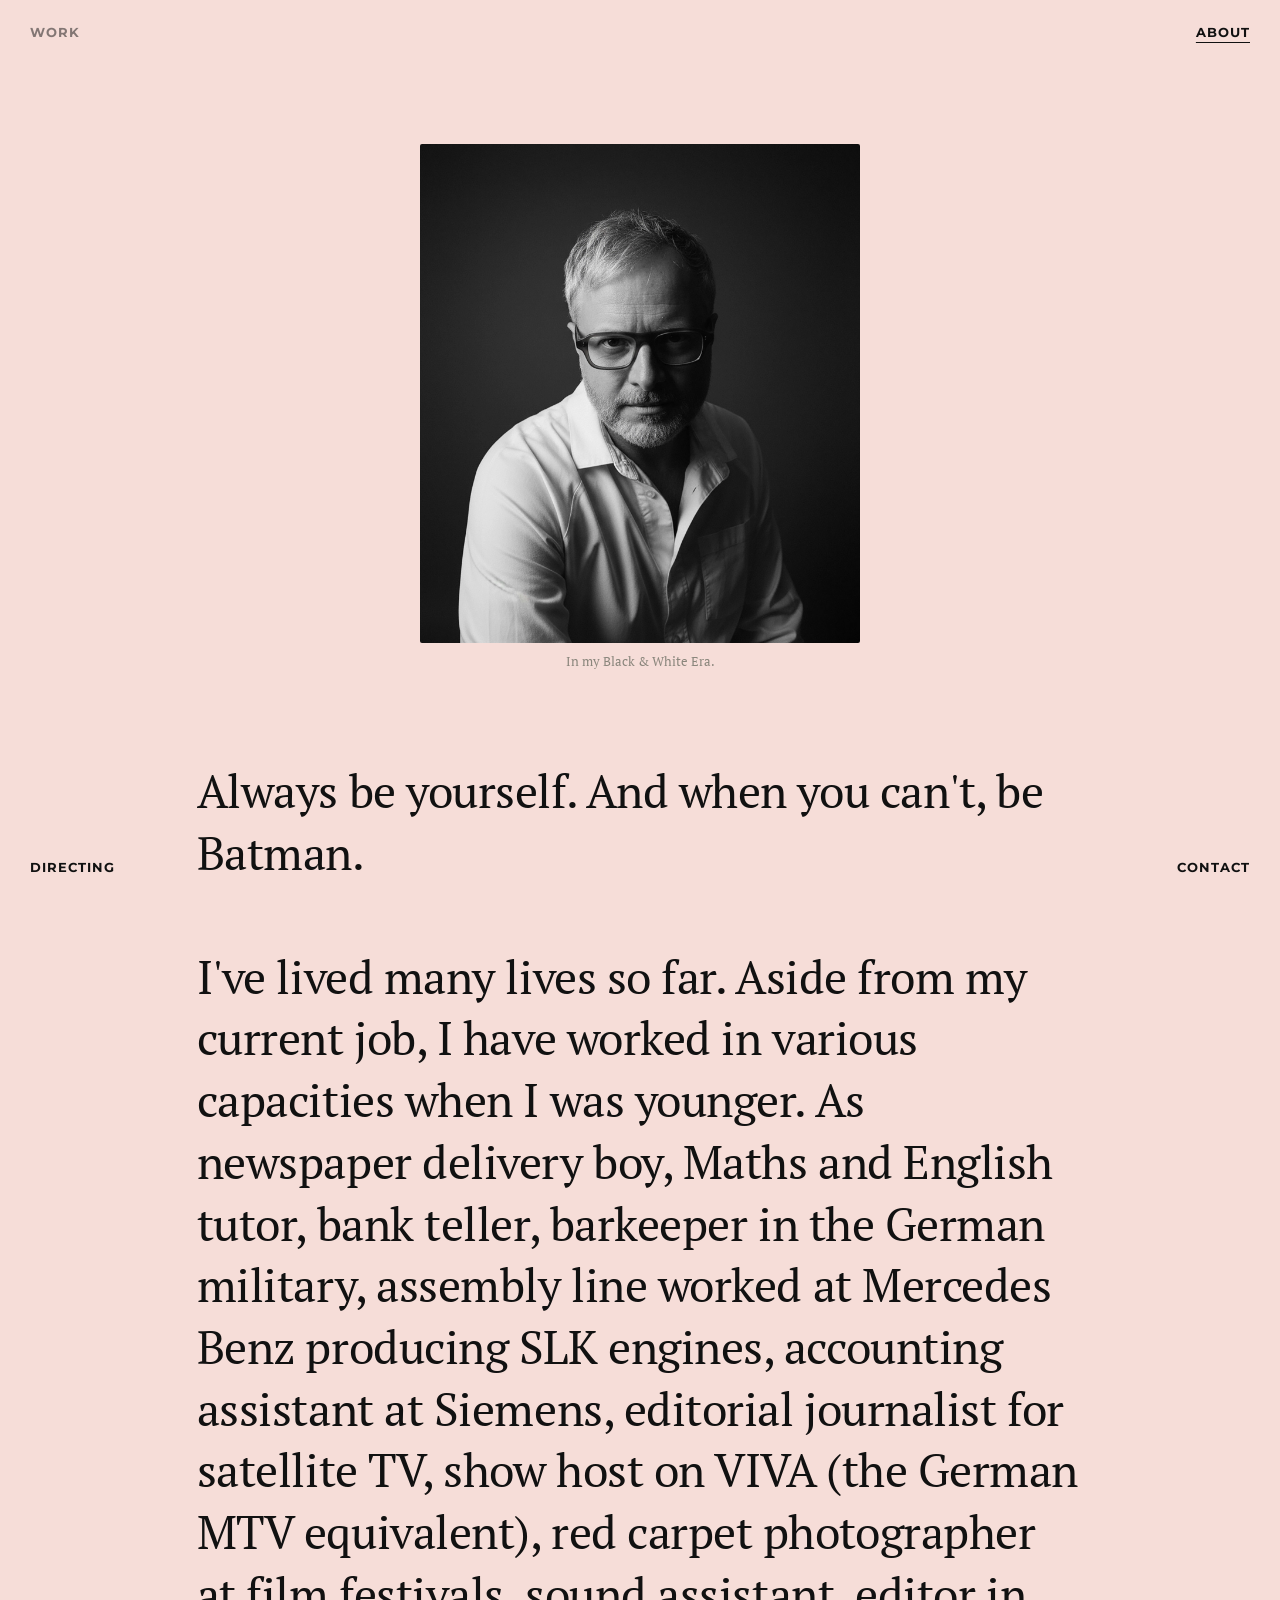
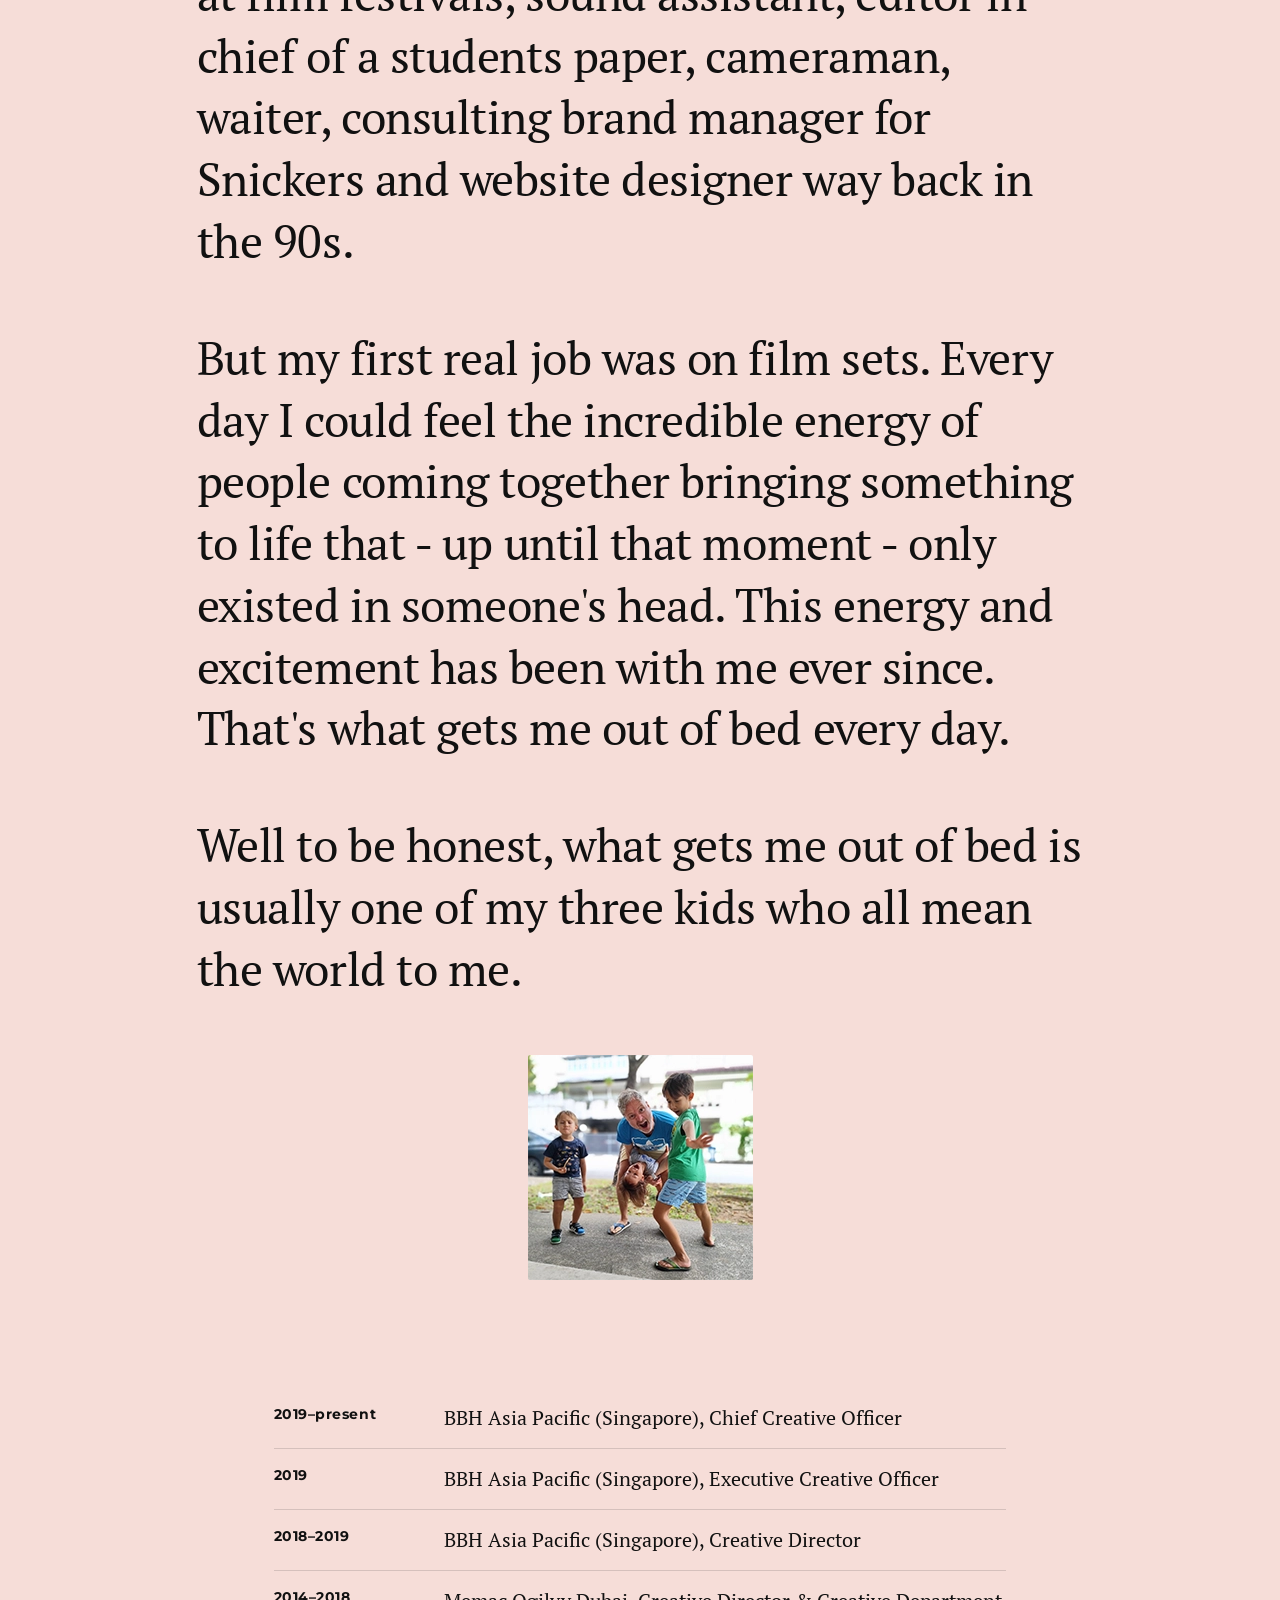
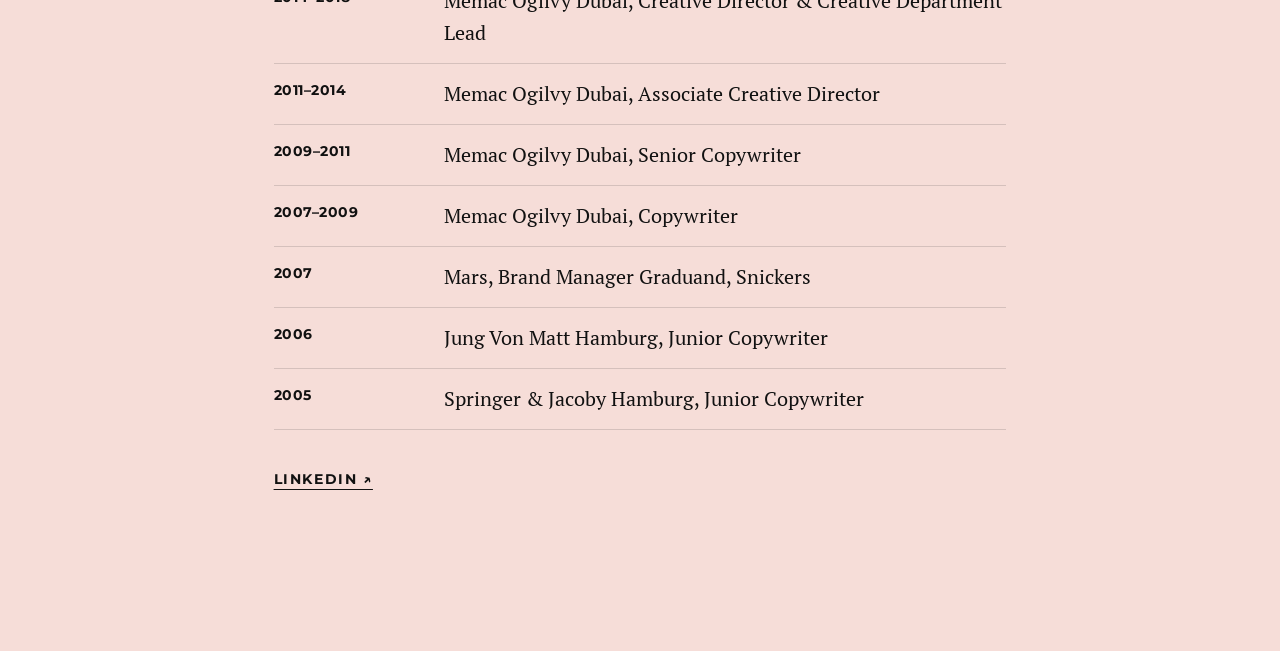
<file: about.html>
<!DOCTYPE html>
<html lang="en">
<head>
<meta charset="UTF-8" />
<meta name="viewport" content="width=device-width, initial-scale=1.0" />
<title>About — thisguyprobablycostsalot</title>
<meta name="description" content="This is the personal portfolio website of Sascha Kuntze. A creative at large. He writes, directs, produces and is the Chief Creative Officer of BBH Singapore. Get in touch for collaborations and opportunities." />
<meta property="og:title" content="About — Sascha Kuntze" />
<meta property="og:description" content="This is the personal portfolio website of Sascha Kuntze. A creative at large. He writes, directs, produces and is the Chief Creative Officer of BBH Singapore. Get in touch for collaborations and opportunities." />
<meta property="og:type" content="website" />
<link rel="icon" type="image/svg+xml" href="Favicon/favicon.svg" />
<link rel="preconnect" href="https://fonts.googleapis.com">
<link rel="preconnect" href="https://fonts.gstatic.com" crossorigin>
<link href="https://fonts.googleapis.com/css2?family=PT+Serif:ital,wght@0,400;0,700;1,400;1,700&family=Montserrat:wght@600;700&display=swap" rel="stylesheet">
<link rel="stylesheet" href="css/style.css" />
</head>
<body>

  <a href="index.html" class="corner tl">Work</a>
  <a href="about.html" class="corner tr active">About</a>
  <a href="directing.html" class="corner bl">Directing</a>
  <a href="contact.html" class="corner br">Contact</a>

  <main class="page">
    <div class="portrait"><img src="Final_people%20images/Sascha_serious.webp" alt=""></div>
    <p class="sub">In my Black &amp; White Era.</p>

    <div class="prose">
      <p>Always be yourself. And when you can't, be Batman.<br><br>I've lived many lives so far. Aside from my current job, I have worked in various capacities when I was younger. As newspaper delivery boy, Maths and English tutor, bank teller, barkeeper in the German military, assembly line worked at Mercedes Benz producing SLK engines, accounting assistant at Siemens, editorial journalist for satellite TV, show host on VIVA (the German MTV equivalent), red carpet photographer at film festivals, sound assistant, editor in chief of a students paper, cameraman, waiter, consulting brand manager for Snickers and website designer way back in the 90s.</p>

      <p>But my first real job was on film sets. Every day I could feel the incredible energy of people coming together bringing something to life that - up until that moment - only existed in someone's head. This energy and excitement has been with me ever since.<br>That's what gets me out of bed every day.</p>

      <p>Well to be honest, what gets me out of bed is usually one of my three kids who all mean the world to me.</p>
    </div>

    <div class="family-img"><img src="Final_people%20images/Sascha_family.webp" alt=""></div>

    <!-- Mini CV -->
    <div class="cv">
      <div class="cv-list">
        <div class="cv-row"><span class="yr">2019–present</span><span>BBH Asia Pacific (Singapore), Chief Creative Officer</span></div>
        <div class="cv-row"><span class="yr">2019</span><span>BBH Asia Pacific (Singapore), Executive Creative Officer</span></div>
        <div class="cv-row"><span class="yr">2018–2019</span><span>BBH Asia Pacific (Singapore), Creative Director</span></div>
        <div class="cv-row"><span class="yr">2014–2018</span><span>Memac Ogilvy Dubai, Creative Director &amp; Creative Department Lead</span></div>
        <div class="cv-row"><span class="yr">2011–2014</span><span>Memac Ogilvy Dubai, Associate Creative Director</span></div>
        <div class="cv-row"><span class="yr">2009–2011</span><span>Memac Ogilvy Dubai, Senior Copywriter</span></div>
        <div class="cv-row"><span class="yr">2007–2009</span><span>Memac Ogilvy Dubai, Copywriter</span></div>
        <div class="cv-row"><span class="yr">2007</span><span>Mars, Brand Manager Graduand, Snickers</span></div>
        <div class="cv-row"><span class="yr">2006</span><span>Jung Von Matt Hamburg, Junior Copywriter</span></div>
        <div class="cv-row"><span class="yr">2005</span><span>Springer &amp; Jacoby Hamburg, Junior Copywriter</span></div>
      </div>
      <a class="linkedin" href="https://www.linkedin.com/in/saschakuntze/" target="_blank" rel="noopener">LinkedIn ↗</a>
    </div>
  </main>

  <script src="js/main.js"></script>
</body>
</html>
</file>
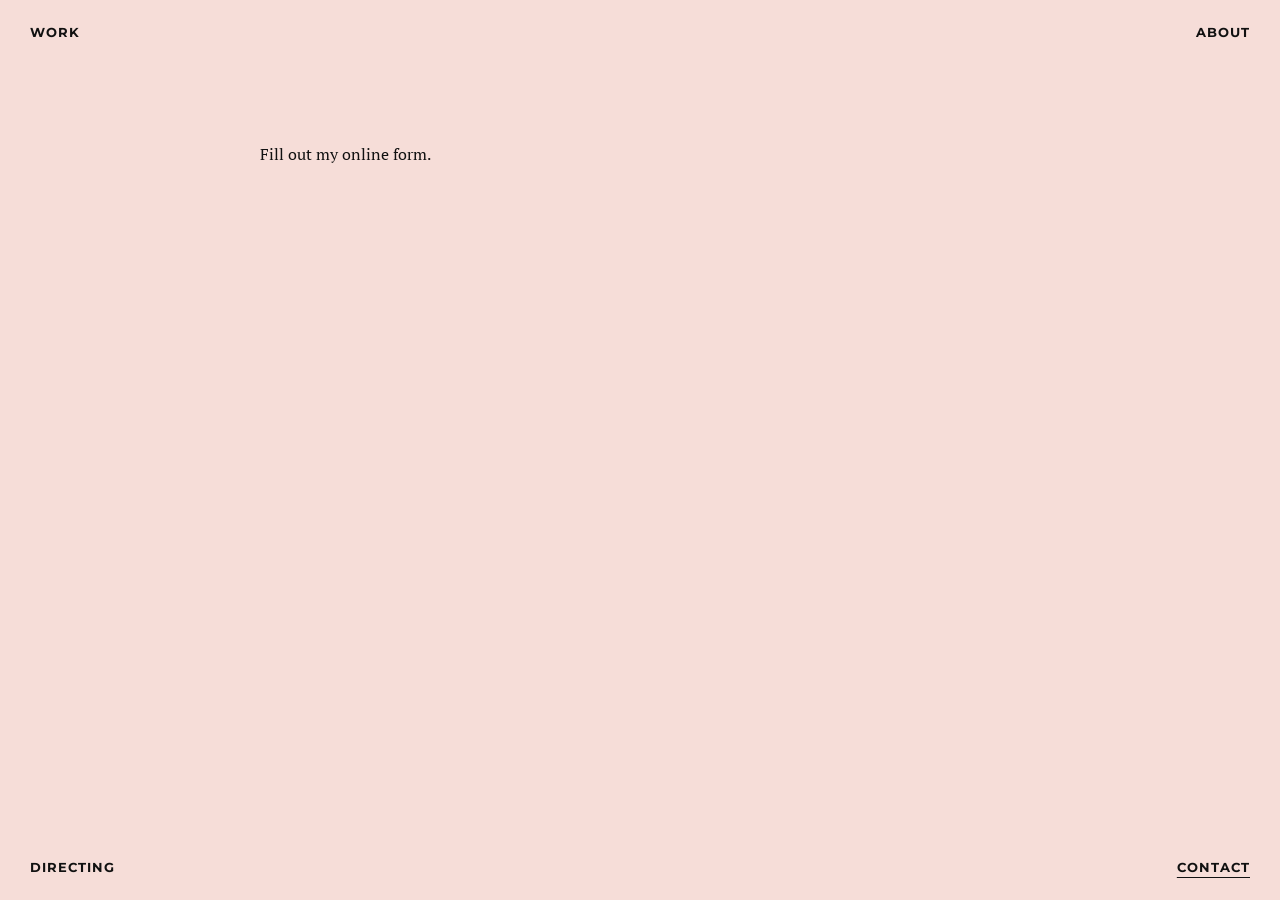
<file: contact.html>
<!DOCTYPE html>
<html lang="en">
<head>
<meta charset="UTF-8" />
<meta name="viewport" content="width=device-width, initial-scale=1.0" />
<title>Contact — thisguyprobablycostsalot</title>
<meta name="description" content="This is the personal portfolio website of Sascha Kuntze. A creative at large. He writes, directs, produces and is the Chief Creative Officer of BBH Singapore. Get in touch for collaborations and opportunities." />
<meta property="og:title" content="Contact — Sascha Kuntze" />
<meta property="og:description" content="This is the personal portfolio website of Sascha Kuntze. A creative at large. He writes, directs, produces and is the Chief Creative Officer of BBH Singapore. Get in touch for collaborations and opportunities." />
<meta property="og:type" content="website" />
<link rel="icon" type="image/svg+xml" href="Favicon/favicon.svg" />
<link rel="preconnect" href="https://fonts.googleapis.com">
<link rel="preconnect" href="https://fonts.gstatic.com" crossorigin>
<link href="https://fonts.googleapis.com/css2?family=PT+Serif:ital,wght@0,400;0,700;1,400;1,700&family=Montserrat:wght@600;700&display=swap" rel="stylesheet">
<link rel="stylesheet" href="css/style.css" />
</head>
<body>

  <a href="index.html" class="corner tl">Work</a>
  <a href="about.html" class="corner tr">About</a>
  <a href="directing.html" class="corner bl">Directing</a>
  <a href="contact.html" class="corner br active">Contact</a>

  <main class="page">
    <div class="contact-wrap">
      <!-- Wufoo embedded contact form -->
      <div id="wufoo-z10pcweo02s6j7x">
        Fill out my <a href="https://sascha182.wufoo.com/forms/z10pcweo02s6j7x">online form</a>.
      </div>
      <script type="text/javascript">
        var z10pcweo02s6j7x;
        (function(d, t) {
          var s = d.createElement(t), options = {
            'userName':'sascha182',
            'formHash':'z10pcweo02s6j7x',
            'autoResize':true,
            'height':'433',
            'async':true,
            'host':'wufoo.com',
            'header':'show',
            'ssl':true
          };
          s.src = ('https:' == d.location.protocol ? 'https://' : 'http://') + 'secure.wufoo.com/scripts/embed/form.js';
          s.onload = s.onreadystatechange = function() {
            var rs = this.readyState;
            if (rs) if (rs != 'complete') if (rs != 'loaded') return;
            try {
              z10pcweo02s6j7x = new WufooForm();
              z10pcweo02s6j7x.initialize(options);
              z10pcweo02s6j7x.display();
            } catch (e) {}
          };
          var scr = d.getElementsByTagName(t)[0], par = scr.parentNode;
          par.insertBefore(s, scr);
        })(document, 'script');
      </script>
    </div>
  </main>

  <script src="js/main.js"></script>
</body>
</html>
</file>
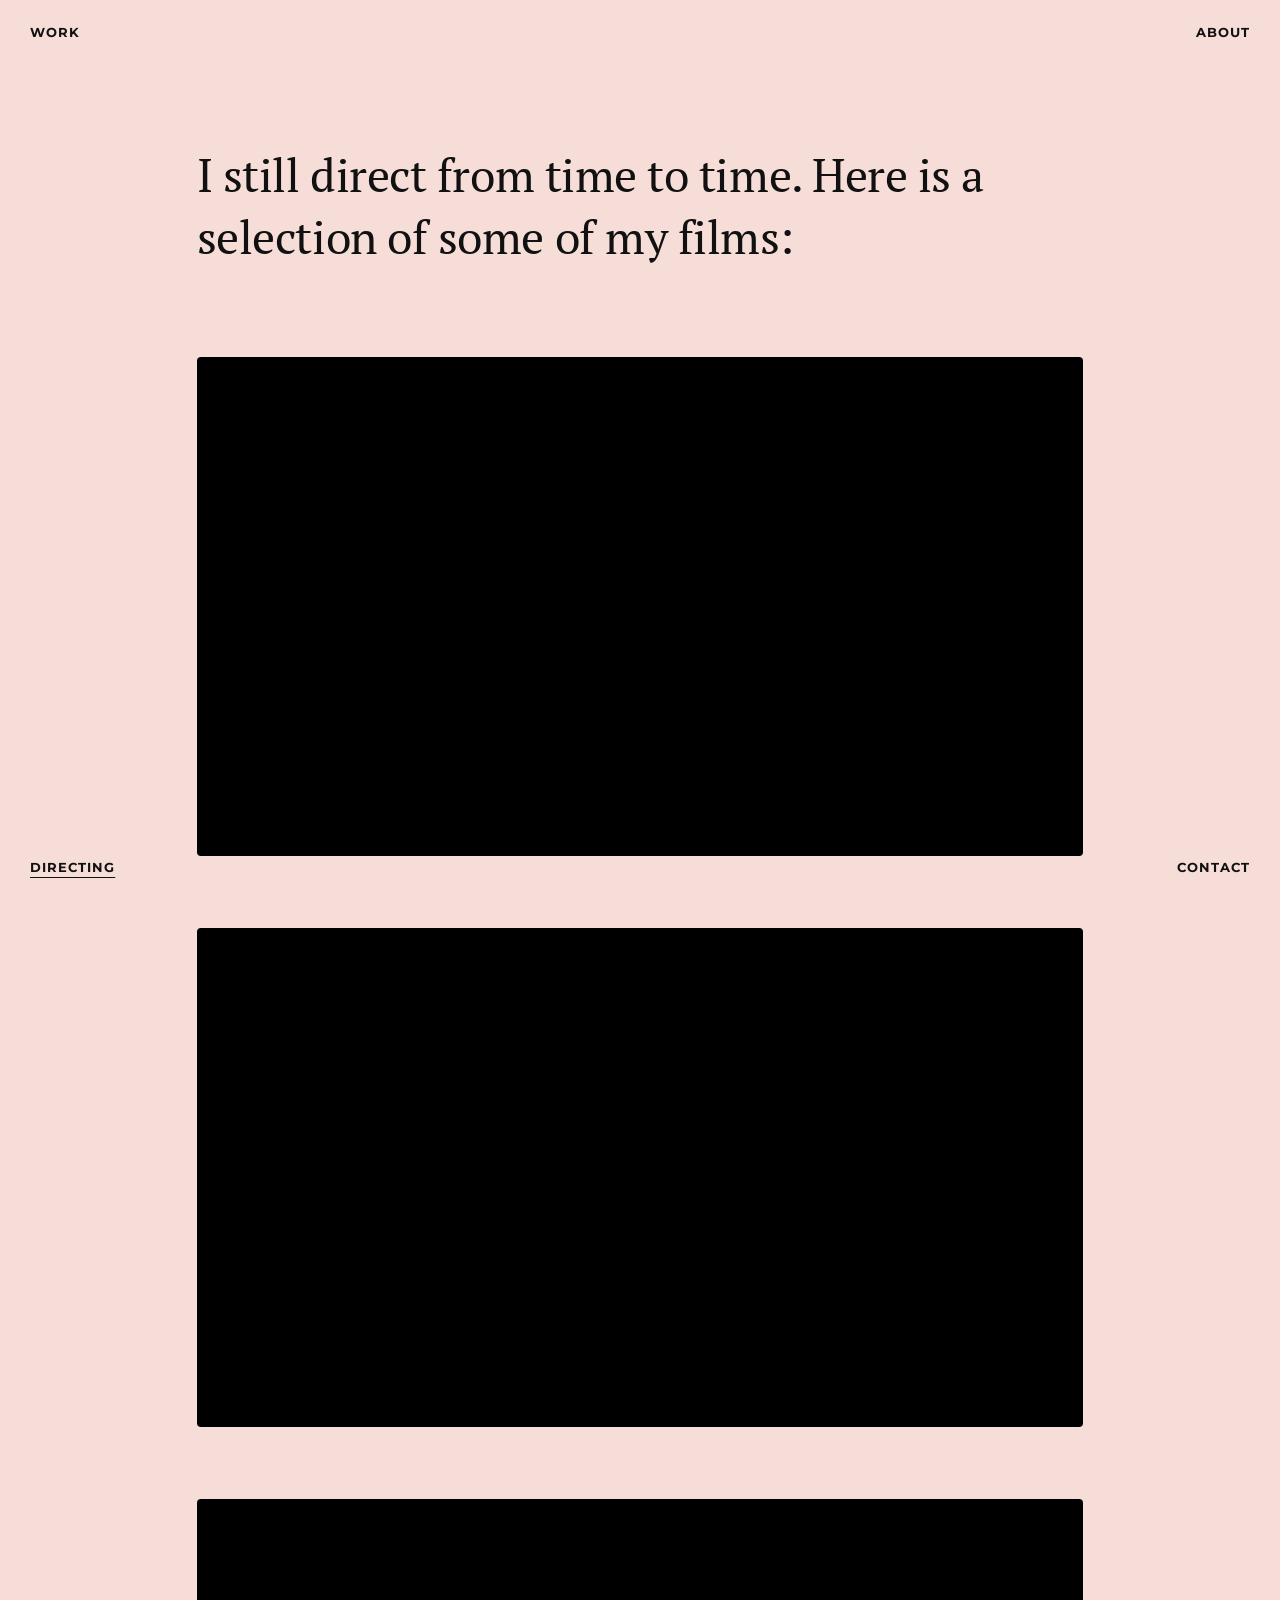
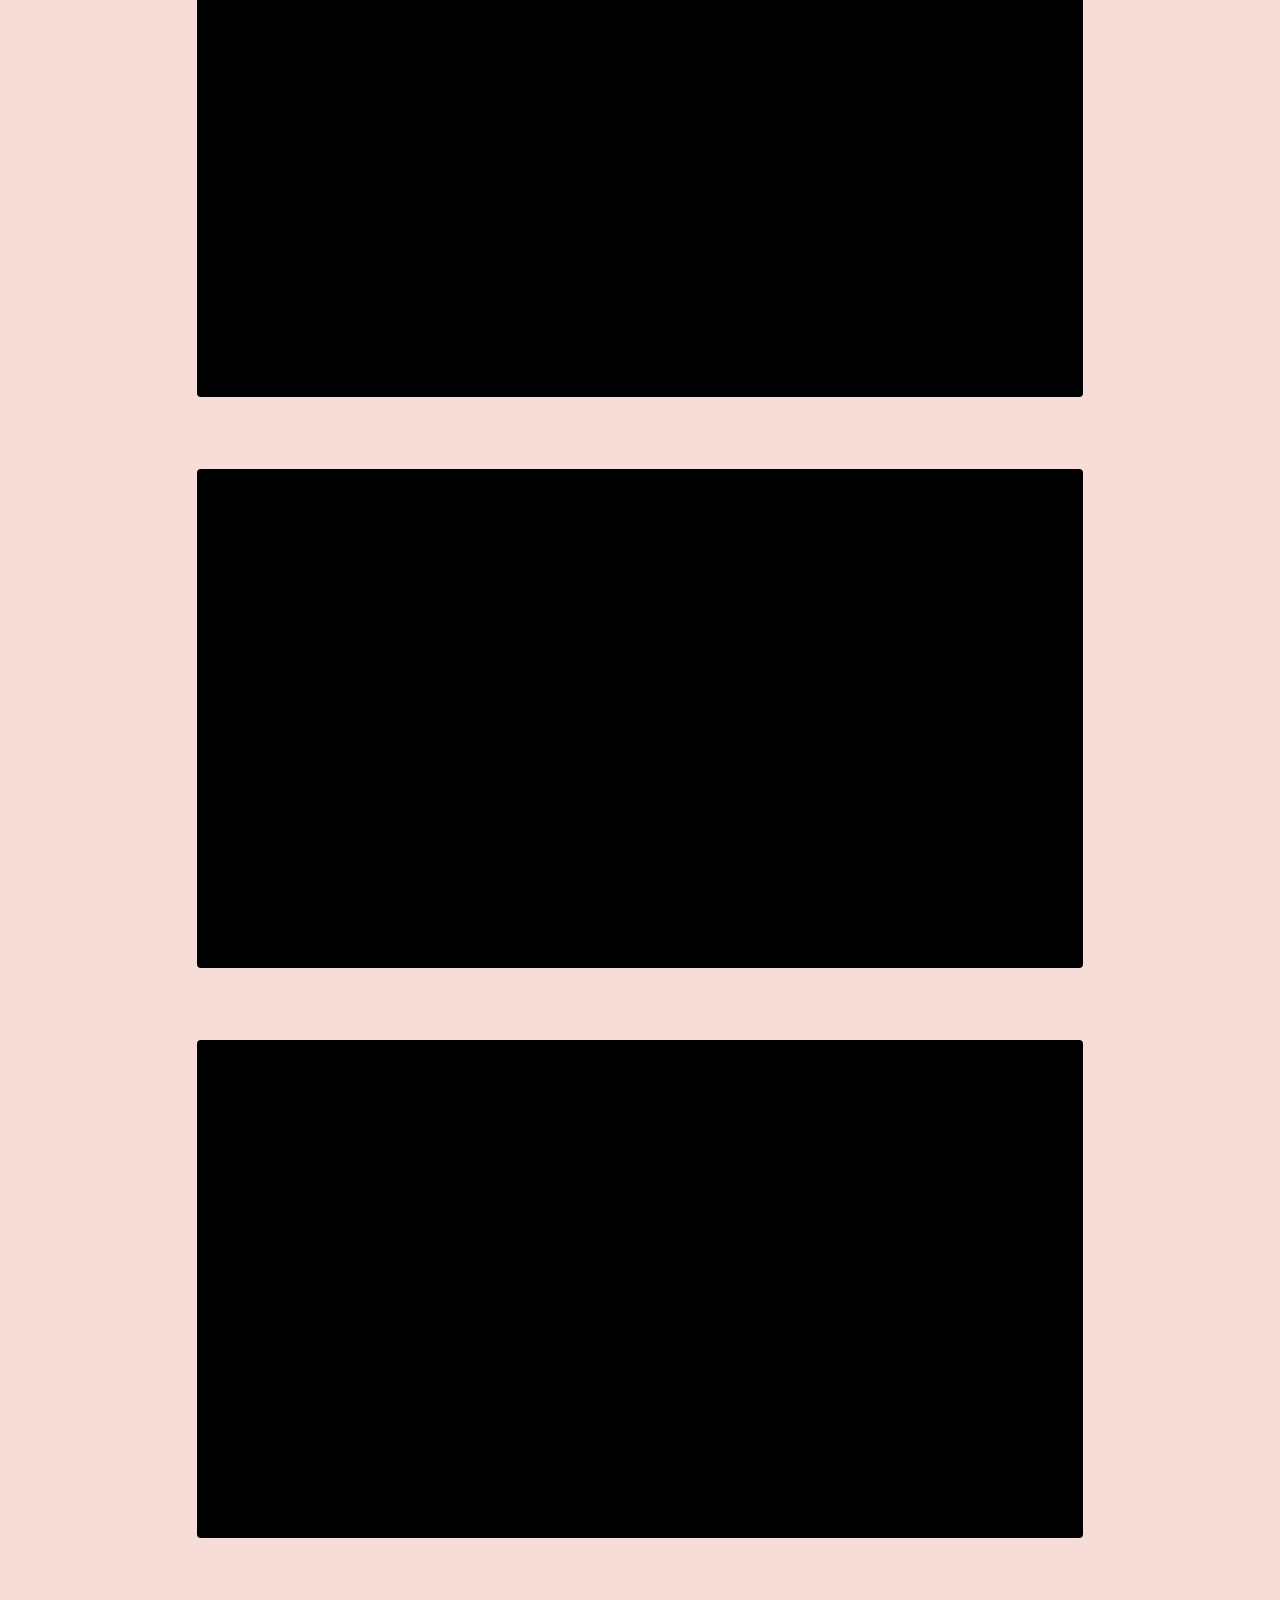
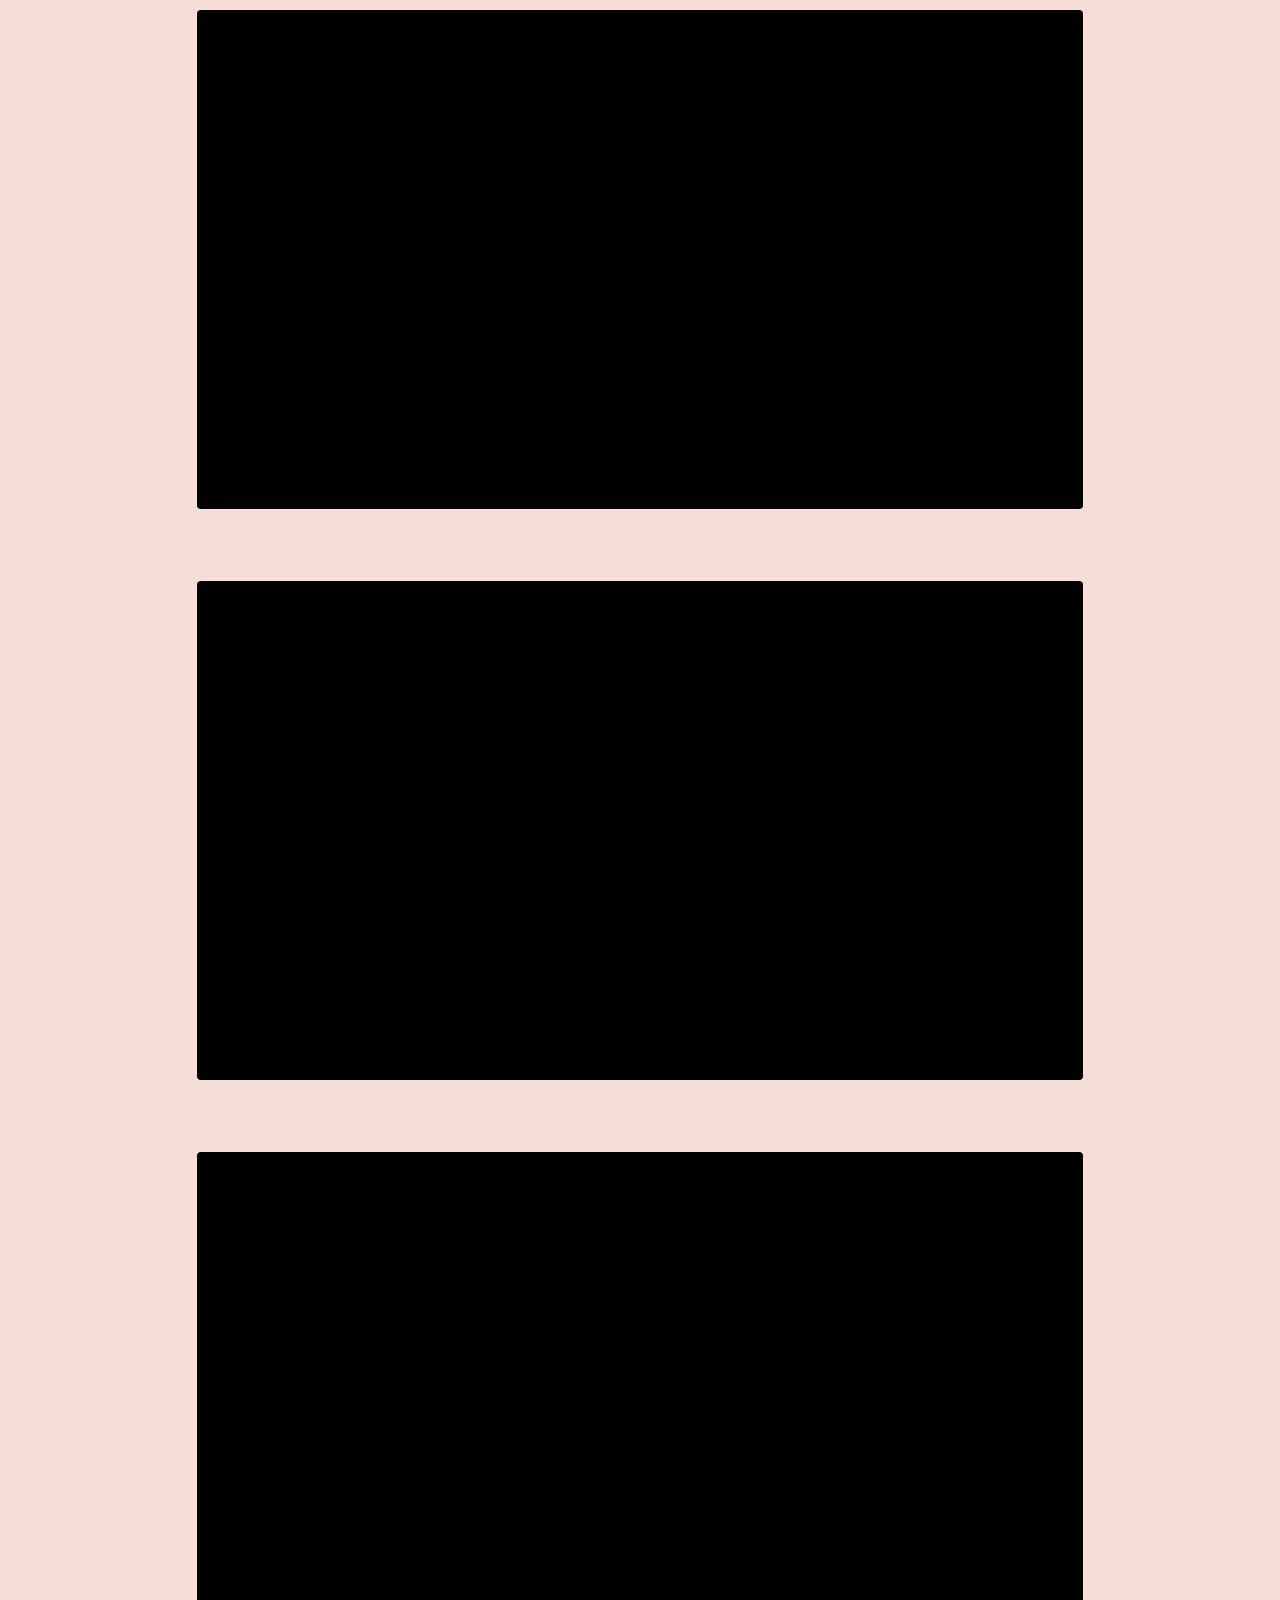
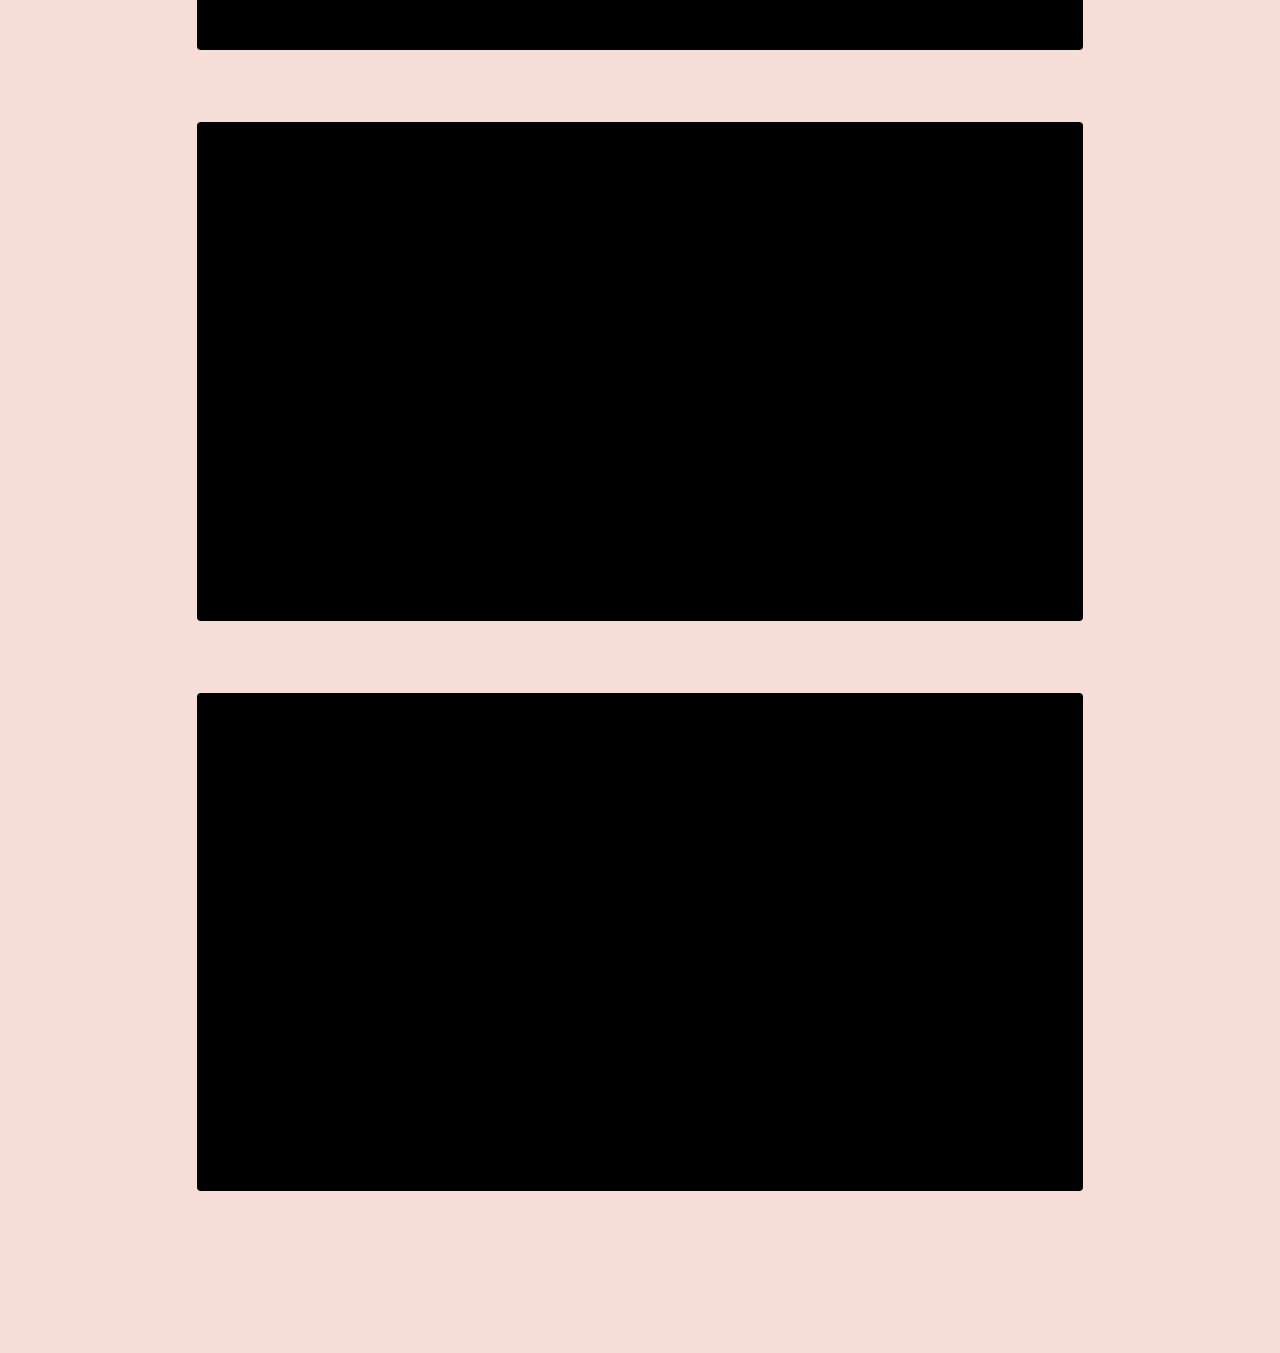
<file: directing.html>
<!DOCTYPE html>
<html lang="en">
<head>
<meta charset="UTF-8" />
<meta name="viewport" content="width=device-width, initial-scale=1.0" />
<title>Directing — thisguyprobablycostsalot</title>
<meta name="description" content="This is the personal portfolio website of Sascha Kuntze. A creative at large. He writes, directs, produces and is the Chief Creative Officer of BBH Singapore. Get in touch for collaborations and opportunities." />
<meta property="og:title" content="Directing — Sascha Kuntze" />
<meta property="og:description" content="This is the personal portfolio website of Sascha Kuntze. A creative at large. He writes, directs, produces and is the Chief Creative Officer of BBH Singapore. Get in touch for collaborations and opportunities." />
<meta property="og:type" content="website" />
<link rel="icon" type="image/svg+xml" href="Favicon/favicon.svg" />
<link rel="preconnect" href="https://fonts.googleapis.com">
<link rel="preconnect" href="https://fonts.gstatic.com" crossorigin>
<link href="https://fonts.googleapis.com/css2?family=PT+Serif:ital,wght@0,400;0,700;1,400;1,700&family=Montserrat:wght@600;700&display=swap" rel="stylesheet">
<link rel="stylesheet" href="css/style.css" />
</head>
<body>

  <a href="index.html" class="corner tl">Work</a>
  <a href="about.html" class="corner tr">About</a>
  <a href="directing.html" class="corner bl active">Directing</a>
  <a href="contact.html" class="corner br">Contact</a>

  <main class="page">
    <div class="prose">
      <p>I still direct from time to time. Here is a selection of some of my films:</p>
    </div>

    <div class="films">
      <div class="film"><iframe src="https://player.vimeo.com/video/126256494?title=0&byline=0&portrait=0" allow="fullscreen; picture-in-picture" allowfullscreen></iframe></div>
      <div class="film"><iframe src="https://www.youtube.com/embed/lOpnpb9AP0M?rel=0&modestbranding=1" allow="fullscreen; picture-in-picture" allowfullscreen></iframe></div>
      <div class="film"><iframe src="https://player.vimeo.com/video/87185642?title=0&byline=0&portrait=0" allow="fullscreen; picture-in-picture" allowfullscreen></iframe></div>
      <div class="film"><iframe src="https://player.vimeo.com/video/59134955?title=0&byline=0&portrait=0" allow="fullscreen; picture-in-picture" allowfullscreen></iframe></div>
      <div class="film"><iframe src="https://player.vimeo.com/video/59135329?title=0&byline=0&portrait=0" allow="fullscreen; picture-in-picture" allowfullscreen></iframe></div>
      <div class="film"><iframe src="https://player.vimeo.com/video/59135332?title=0&byline=0&portrait=0" allow="fullscreen; picture-in-picture" allowfullscreen></iframe></div>
      <div class="film"><iframe src="https://player.vimeo.com/video/59135331?title=0&byline=0&portrait=0" allow="fullscreen; picture-in-picture" allowfullscreen></iframe></div>
      <div class="film"><iframe src="https://player.vimeo.com/video/75961881?title=0&byline=0&portrait=0" allow="fullscreen; picture-in-picture" allowfullscreen></iframe></div>
      <div class="film"><iframe src="https://player.vimeo.com/video/59135335?title=0&byline=0&portrait=0" allow="fullscreen; picture-in-picture" allowfullscreen></iframe></div>
      <div class="film"><iframe src="https://www.youtube.com/embed/IkNlGuW-0g8?rel=0&modestbranding=1" allow="fullscreen; picture-in-picture" allowfullscreen></iframe></div>
    </div>
  </main>

  <script src="js/main.js"></script>
</body>
</html>
</file>
<file: css/style.css>
/* ============================================================
   thisguyprobablycostsalot — portfolio
   Fonts: PT Serif (all copy) · Montserrat (menu + close button)
   ============================================================ */

:root{
  --bg:#f6ddd8;          /* soft blush pink */
  --fg:#111111;
  --hover:#ffffff;
  --muted:#8a867c;
  --maxw:1040px;
}
*{margin:0;padding:0;box-sizing:border-box;}
html{scroll-behavior:smooth;}
body{
  background:var(--bg);
  color:var(--fg);
  font-family:'PT Serif',Georgia,serif;
  -webkit-font-smoothing:antialiased;
  overflow-x:hidden;
  line-height:1.35;
}
a{color:inherit;text-decoration:none;}
img{max-width:100%;display:block;}
::selection{background:#111;color:#fff;}

/* ---------- CORNER NAV (Montserrat, original size) ---------- */
.corner{
  position:fixed;z-index:500;
  font-family:'Montserrat',sans-serif;
  font-weight:700;font-size:.8rem;letter-spacing:.08em;text-transform:uppercase;
  padding:24px 30px;transition:opacity .25s;
}
.corner:hover{opacity:.5;}
.corner.active{text-decoration:underline;text-underline-offset:5px;}
.tl{top:0;left:0;} .tr{top:0;right:0;} .bl{bottom:0;left:0;} .br{bottom:0;right:0;}

/* ---------- CENTRE STAGE ---------- */
.stage{max-width:var(--maxw);margin:0 auto;padding:16vh 6vw 20vh;}

.hero-img{max-width:440px;margin:6vh auto 10px;}
.hero-img img{width:100%;border-radius:2px;}
.hero-cap{text-align:center;font-size:.82rem;color:var(--muted);line-height:1.5;margin-bottom:12vh;}

/* read-time / intro micro-line above the big copy */
.read-line{
  font-family:'Montserrat',sans-serif;font-weight:600;
  font-size:.8rem;letter-spacing:.06em;color:var(--muted);
  margin-bottom:2.2em;line-height:1.5;
}
.read-line a{text-decoration:underline;text-underline-offset:3px;color:var(--fg);}
.read-line a:hover{opacity:.55;}

/* big scrollable copy — in-between size */
.copy{font-weight:400;font-size:clamp(2.25rem,4.35vw,3.5rem);line-height:1.32;letter-spacing:-.01em;overflow-wrap:break-word;}
.copy p{margin:0 0 1.1em;}
.copy em{font-style:italic;}
.copy s{opacity:.55;}

/* ---------- CLICKABLE / HOVER WORDS ---------- */
.w{
  position:relative;display:inline;cursor:pointer;
  color:var(--fg);transition:color .2s ease;
  text-decoration:underline;text-decoration-thickness:1px;text-underline-offset:4px;
  text-decoration-color:rgba(17,17,17,.28);
}
.w:hover{color:var(--hover);text-decoration-color:transparent;}
.w .thumb{
  position:fixed;top:0;left:0;
  width:min(39vw,460px);height:auto;
  opacity:0;transform:translate(-50%,-50%) scale(.94);
  transition:opacity .3s ease,transform .45s cubic-bezier(.16,1,.3,1);
  pointer-events:none;z-index:-1;border-radius:3px;
  box-shadow:0 20px 60px rgba(0,0,0,.25);
}
.w:hover .thumb{opacity:1;transform:translate(-50%,-50%) scale(1);}

.contact-link{text-decoration:underline;text-underline-offset:4px;font-weight:700;}
.contact-link:hover{opacity:.55;}

/* ---------- K-POP REMIX video (end of copy) ---------- */
.kpop{max-width:var(--maxw);margin:12vh auto 0;padding:0 6vw;scroll-margin-top:10vh;}
.kpop .kpop-title{
  font-weight:700;font-size:clamp(1.4rem,2.6vw,2rem);line-height:1.25;
  margin-bottom:20px;letter-spacing:-.01em;
}
.kpop .kpop-frame{position:relative;width:100%;aspect-ratio:16/9;background:#000;border-radius:4px;overflow:hidden;}
.kpop .kpop-frame iframe{width:100%;height:100%;border:0;}

/* end-of-page gif on WORK */
.end-gif{width:230px;margin:0 auto 14vh;}
.end-gif img{width:230px;height:auto;display:block;}

/* ---------- LOGO GRIDS ---------- */
.logo-block{max-width:var(--maxw);margin:0 auto;padding:0 6vw;}
.logo-block.first{margin-top:6em;}
.logo-block.second{margin-top:6em;margin-bottom:12vh;}
.logo-grid{display:grid;grid-template-columns:repeat(5,1fr);gap:22px;align-items:center;}
.logo-grid img{width:100%;height:auto;transition:transform .3s;}
.logo-grid img:hover{transform:scale(1.05);}

/* ---------- VIDEO POPUP / LIGHTBOX ---------- */
.lightbox{
  position:fixed;inset:0;z-index:1000;
  background:rgba(0,0,0,.92);
  display:flex;align-items:center;justify-content:center;
  opacity:0;visibility:hidden;transition:opacity .3s;
}
.lightbox.open{opacity:1;visibility:visible;}
.lightbox .frame{position:relative;width:min(94vw,166vh);aspect-ratio:16/9;max-height:88vh;}
.lightbox .slot{position:absolute;inset:0;}
.lightbox iframe{width:100%;height:100%;border:0;border-radius:4px;background:#000;display:block;}
.lightbox .close{
  position:fixed;top:18px;right:22px;z-index:1010;
  background:none;border:none;color:#fff;cursor:pointer;
  font-family:'Montserrat',sans-serif;font-weight:700;
  font-size:1rem;letter-spacing:.15em;text-transform:uppercase;padding:8px 4px;
}
.lightbox .close:hover{opacity:.6;}

/* ---------- ABOUT / DIRECTING shared ---------- */
.page{max-width:var(--maxw);margin:0 auto;padding:16vh 6vw 18vh;}
.page .portrait{max-width:440px;margin:0 auto 10px;}
.page .portrait img{width:100%;border-radius:2px;}
.page .sub{text-align:center;font-size:.82rem;color:var(--muted);margin-bottom:10vh;}
.page .prose{font-weight:400;font-size:clamp(1.9rem,3.6vw,2.9rem);line-height:1.34;letter-spacing:-.01em;}
.page .prose p{margin:0 0 1.2em;}

/* family photo — locked to native 225px, never upscaled */
.family-img{width:225px;max-width:60vw;margin:6vh auto 0;}
.family-img img{width:100%;height:auto;border-radius:2px;}

/* mini CV */
.cv{max-width:var(--maxw);margin:12vh auto 0;padding:0 6vw;}
.cv .cv-list{font-size:clamp(1rem,1.8vw,1.25rem);line-height:1.6;}
.cv .cv-row{padding:14px 0;border-bottom:1px solid rgba(17,17,17,.14);display:grid;grid-template-columns:150px 1fr;gap:20px;}
.cv .cv-row .yr{font-family:'Montserrat',sans-serif;font-weight:700;font-size:.85rem;letter-spacing:.04em;padding-top:2px;}
.cv .linkedin{display:inline-block;margin-top:40px;font-family:'Montserrat',sans-serif;font-weight:700;
  font-size:.85rem;letter-spacing:.12em;text-transform:uppercase;text-decoration:underline;text-underline-offset:5px;}
.cv .linkedin:hover{opacity:.55;}

/* directing videos */
.films{display:flex;flex-direction:column;gap:8vh;margin-top:10vh;}
.film{position:relative;width:100%;aspect-ratio:16/9;background:#000;border-radius:4px;overflow:hidden;}
.film iframe{width:100%;height:100%;border:0;}

/* ---------- CONTACT ---------- */
.contact-wrap{max-width:760px;margin:0 auto;}

/* ---------- MOBILE ---------- */
@media (max-width:760px){
  .corner{font-size:.62rem;letter-spacing:.06em;padding:14px 16px;background:var(--bg);}
  .stage{padding:12vh 7vw 16vh;}
  .copy{font-size:clamp(1.6rem,6.4vw,2.2rem);line-height:1.4;}
  .read-line{font-size:.72rem;}
  .hero-img{max-width:78vw;}
  .page{padding:12vh 7vw 16vh;}
  .page .prose{font-size:clamp(1.5rem,6vw,2rem);}
  .page .portrait{max-width:78vw;}
  .cv .cv-row{grid-template-columns:1fr;gap:2px;}
  .logo-grid{grid-template-columns:repeat(3,1fr);gap:16px;}
  .w .thumb{display:none;}
  .w{color:var(--fg);text-decoration-color:rgba(17,17,17,.5);}
  .lightbox .frame{width:96vw;max-height:70vh;}
  .lightbox .close{top:12px;right:14px;font-size:.85rem;}
}
@media (hover:none){
  .w .thumb{display:none;}
  .w:hover{color:var(--fg);}
}
</file>
